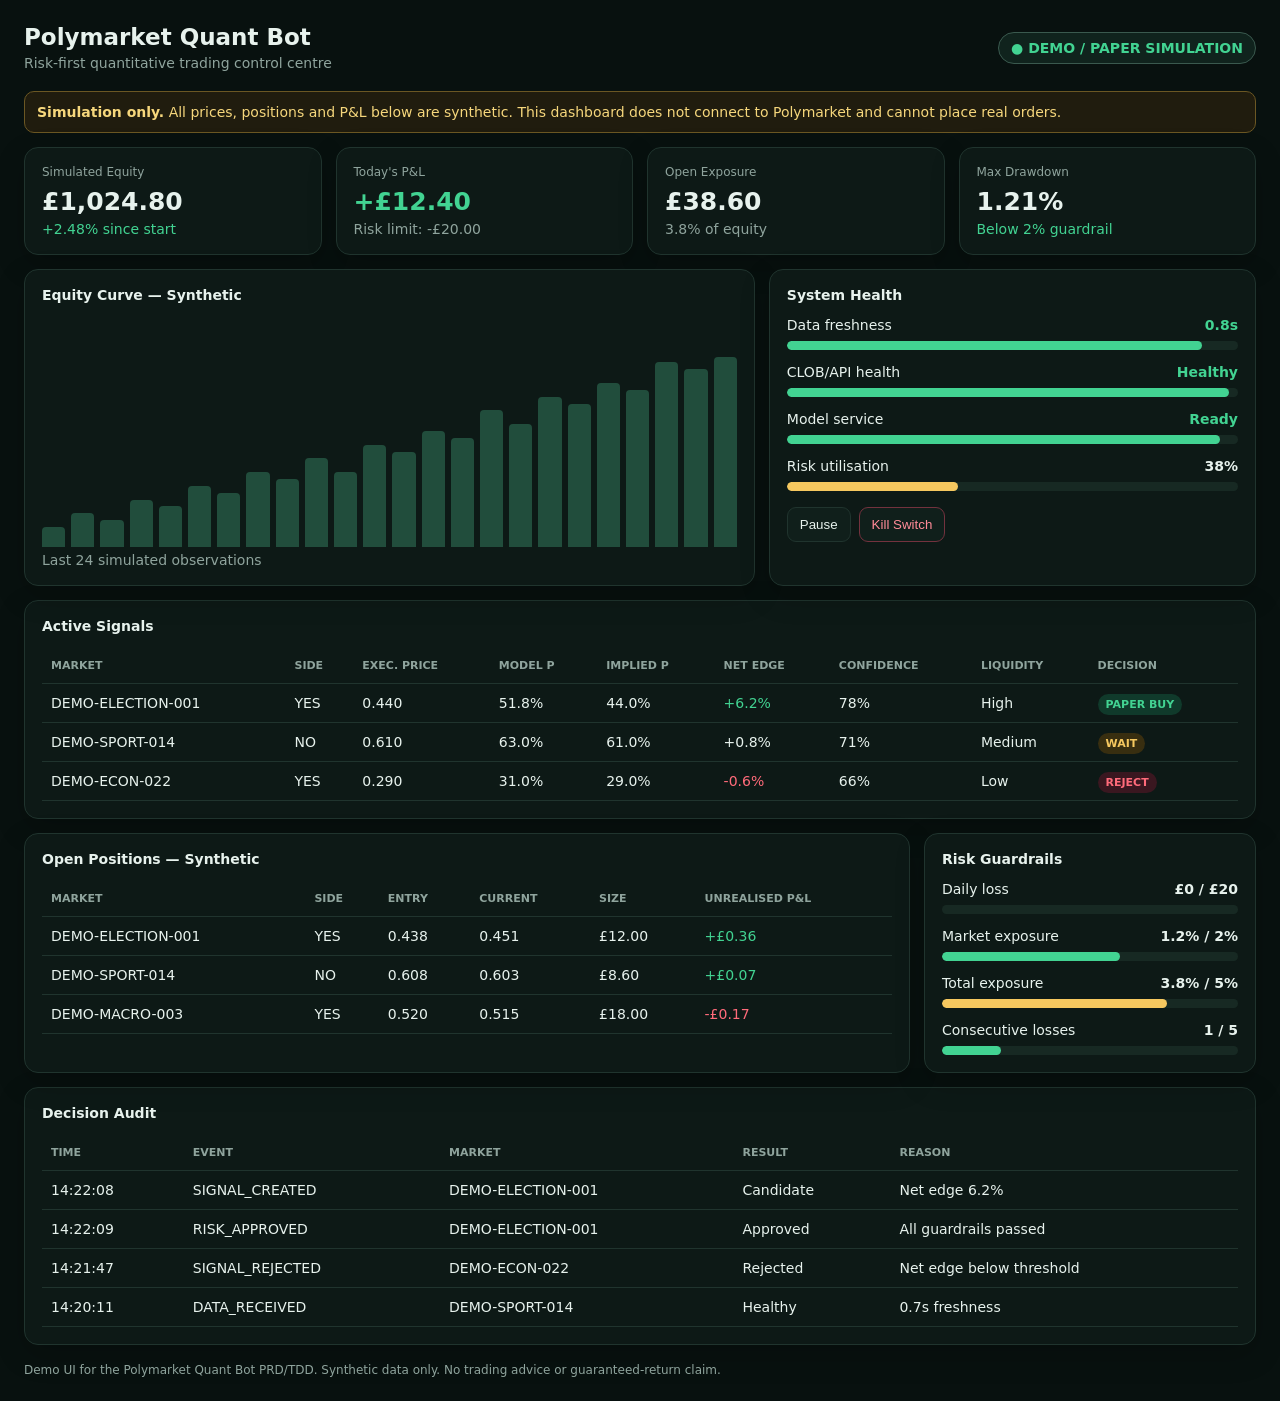
<file: dashboard/index.html>
<!-- DEPRECATED: replaced by Streamlit dashboard in app/dashboard/ -->
<!doctype html>
<html lang="en">
<head>
<meta charset="utf-8"><meta name="viewport" content="width=device-width,initial-scale=1">
<title>Polymarket Quant Bot — Demo Dashboard</title>
<style>
:root{--bg:#08110f;--panel:#0d1916;--panel2:#101f1b;--text:#e7f2ed;--muted:#8fa49d;--line:#20342e;--green:#42d392;--red:#ff6b7a;--amber:#f6c85f}
*{box-sizing:border-box}body{margin:0;background:var(--bg);color:var(--text);font:14px Inter,system-ui,sans-serif}.container{max-width:1500px;margin:auto;padding:24px}
.top{display:flex;justify-content:space-between;gap:16px;align-items:center;margin-bottom:20px}h1{font-size:23px;margin:0}.sub,.small{color:var(--muted);margin-top:5px}.badge{border:1px solid #3a594e;border-radius:999px;padding:7px 12px;background:#10231d;color:var(--green);font-weight:700}
.grid{display:grid;grid-template-columns:repeat(4,1fr);gap:14px;margin-bottom:14px}.card{background:var(--panel);border:1px solid var(--line);border-radius:14px;padding:17px;box-shadow:0 10px 30px #0003}.label{color:var(--muted);font-size:12px}.value{font-size:25px;font-weight:750;margin-top:8px}.positive{color:var(--green)}.negative{color:var(--red)}.warning{color:var(--amber)}
.row{display:grid;grid-template-columns:1.5fr 1fr;gap:14px;margin-bottom:14px}.title{font-weight:700;margin-bottom:14px}.tablewrap{overflow:auto}table{width:100%;border-collapse:collapse;min-width:850px}th,td{padding:11px 9px;border-bottom:1px solid var(--line);text-align:left;white-space:nowrap}th{color:var(--muted);font-size:11px;text-transform:uppercase}
.pill{padding:4px 8px;border-radius:999px;font-size:11px;font-weight:700}.buy{background:#103a2b;color:var(--green)}.wait{background:#382e10;color:var(--amber)}.reject{background:#3a1720;color:var(--red)}
.bar{height:9px;background:#172923;border-radius:99px;overflow:hidden;margin-top:8px}.fill{height:100%;border-radius:99px;background:var(--green)}.fill.amber{background:var(--amber)}.metric{display:flex;justify-content:space-between;margin:14px 0 5px}
.chart{height:230px;display:flex;align-items:end;gap:6px;padding-top:20px}.barcol{flex:1;background:#214d3c;border-radius:4px 4px 0 0;min-height:12px}.barcol.neg{background:#642a34}
.controls{display:flex;gap:8px;flex-wrap:wrap}.btn{border:1px solid var(--line);background:var(--panel2);color:var(--text);padding:9px 12px;border-radius:9px;cursor:pointer}.btn.stop{border-color:#73323e;color:#ff8b98}.notice{padding:12px;border:1px solid #6b5723;background:#201c0e;border-radius:10px;color:#f6d77c;margin-bottom:14px}.footer{color:var(--muted);font-size:12px;margin-top:18px}
@media(max-width:950px){.grid{grid-template-columns:repeat(2,1fr)}.row{grid-template-columns:1fr}}@media(max-width:580px){.grid{grid-template-columns:1fr}.container{padding:14px}}
</style>
</head>
<body><div class="container">
<div class="top"><div><h1>Polymarket Quant Bot</h1><div class="sub">Risk-first quantitative trading control centre</div></div><div class="badge">● DEMO / PAPER SIMULATION</div></div>
<div class="notice"><strong>Simulation only.</strong> All prices, positions and P&L below are synthetic. This dashboard does not connect to Polymarket and cannot place real orders.</div>
<div class="grid">
<div class="card"><div class="label">Simulated Equity</div><div class="value">£1,024.80</div><div class="small positive">+2.48% since start</div></div>
<div class="card"><div class="label">Today's P&L</div><div class="value positive">+£12.40</div><div class="small">Risk limit: -£20.00</div></div>
<div class="card"><div class="label">Open Exposure</div><div class="value">£38.60</div><div class="small">3.8% of equity</div></div>
<div class="card"><div class="label">Max Drawdown</div><div class="value">1.21%</div><div class="small positive">Below 2% guardrail</div></div>
</div>
<div class="row">
<div class="card"><div class="title">Equity Curve — Synthetic</div><div class="chart" id="chart"></div><div class="small">Last 24 simulated observations</div></div>
<div class="card"><div class="title">System Health</div>
<div class="metric"><span>Data freshness</span><strong class="positive">0.8s</strong></div><div class="bar"><div class="fill" style="width:92%"></div></div>
<div class="metric"><span>CLOB/API health</span><strong class="positive">Healthy</strong></div><div class="bar"><div class="fill" style="width:98%"></div></div>
<div class="metric"><span>Model service</span><strong class="positive">Ready</strong></div><div class="bar"><div class="fill" style="width:96%"></div></div>
<div class="metric"><span>Risk utilisation</span><strong>38%</strong></div><div class="bar"><div class="fill amber" style="width:38%"></div></div>
<div class="controls" style="margin-top:16px"><button class="btn" onclick="alert('Demo mode: no live action taken.')">Pause</button><button class="btn stop" onclick="alert('Demo kill switch activated. No live orders exist.')">Kill Switch</button></div>
</div></div>
<div class="card" style="margin-bottom:14px"><div class="title">Active Signals</div><div class="tablewrap"><table><thead><tr><th>Market</th><th>Side</th><th>Exec. Price</th><th>Model P</th><th>Implied P</th><th>Net Edge</th><th>Confidence</th><th>Liquidity</th><th>Decision</th></tr></thead><tbody>
<tr><td>DEMO-ELECTION-001</td><td>YES</td><td>0.440</td><td>51.8%</td><td>44.0%</td><td class="positive">+6.2%</td><td>78%</td><td>High</td><td><span class="pill buy">PAPER BUY</span></td></tr>
<tr><td>DEMO-SPORT-014</td><td>NO</td><td>0.610</td><td>63.0%</td><td>61.0%</td><td>+0.8%</td><td>71%</td><td>Medium</td><td><span class="pill wait">WAIT</span></td></tr>
<tr><td>DEMO-ECON-022</td><td>YES</td><td>0.290</td><td>31.0%</td><td>29.0%</td><td class="negative">-0.6%</td><td>66%</td><td>Low</td><td><span class="pill reject">REJECT</span></td></tr>
</tbody></table></div></div>
<div class="row">
<div class="card"><div class="title">Open Positions — Synthetic</div><div class="tablewrap"><table><thead><tr><th>Market</th><th>Side</th><th>Entry</th><th>Current</th><th>Size</th><th>Unrealised P&L</th></tr></thead><tbody>
<tr><td>DEMO-ELECTION-001</td><td>YES</td><td>0.438</td><td>0.451</td><td>£12.00</td><td class="positive">+£0.36</td></tr>
<tr><td>DEMO-SPORT-014</td><td>NO</td><td>0.608</td><td>0.603</td><td>£8.60</td><td class="positive">+£0.07</td></tr>
<tr><td>DEMO-MACRO-003</td><td>YES</td><td>0.520</td><td>0.515</td><td>£18.00</td><td class="negative">-£0.17</td></tr>
</tbody></table></div></div>
<div class="card"><div class="title">Risk Guardrails</div>
<div class="metric"><span>Daily loss</span><strong>£0 / £20</strong></div><div class="bar"><div class="fill" style="width:0%"></div></div>
<div class="metric"><span>Market exposure</span><strong>1.2% / 2%</strong></div><div class="bar"><div class="fill" style="width:60%"></div></div>
<div class="metric"><span>Total exposure</span><strong>3.8% / 5%</strong></div><div class="bar"><div class="fill amber" style="width:76%"></div></div>
<div class="metric"><span>Consecutive losses</span><strong>1 / 5</strong></div><div class="bar"><div class="fill" style="width:20%"></div></div>
</div></div>
<div class="card"><div class="title">Decision Audit</div><div class="tablewrap"><table><thead><tr><th>Time</th><th>Event</th><th>Market</th><th>Result</th><th>Reason</th></tr></thead><tbody>
<tr><td>14:22:08</td><td>SIGNAL_CREATED</td><td>DEMO-ELECTION-001</td><td>Candidate</td><td>Net edge 6.2%</td></tr>
<tr><td>14:22:09</td><td>RISK_APPROVED</td><td>DEMO-ELECTION-001</td><td>Approved</td><td>All guardrails passed</td></tr>
<tr><td>14:21:47</td><td>SIGNAL_REJECTED</td><td>DEMO-ECON-022</td><td>Rejected</td><td>Net edge below threshold</td></tr>
<tr><td>14:20:11</td><td>DATA_RECEIVED</td><td>DEMO-SPORT-014</td><td>Healthy</td><td>0.7s freshness</td></tr>
</tbody></table></div></div>
<div class="footer">Demo UI for the Polymarket Quant Bot PRD/TDD. Synthetic data only. No trading advice or guaranteed-return claim.</div>
</div>
<script>
const vals=[1000,1002,1001,1004,1003,1006,1005,1008,1007,1010,1008,1012,1011,1014,1013,1017,1015,1019,1018,1021,1020,1024,1023,1024.8];
const min=Math.min(...vals),max=Math.max(...vals);
document.getElementById('chart').innerHTML=vals.map(v=>`<div class="barcol ${v<vals[0]?'neg':''}" style="height:${20+((v-min)/(max-min))*170}px" title="£${v.toFixed(2)}"></div>`).join('');
</script></body></html>
</file>
